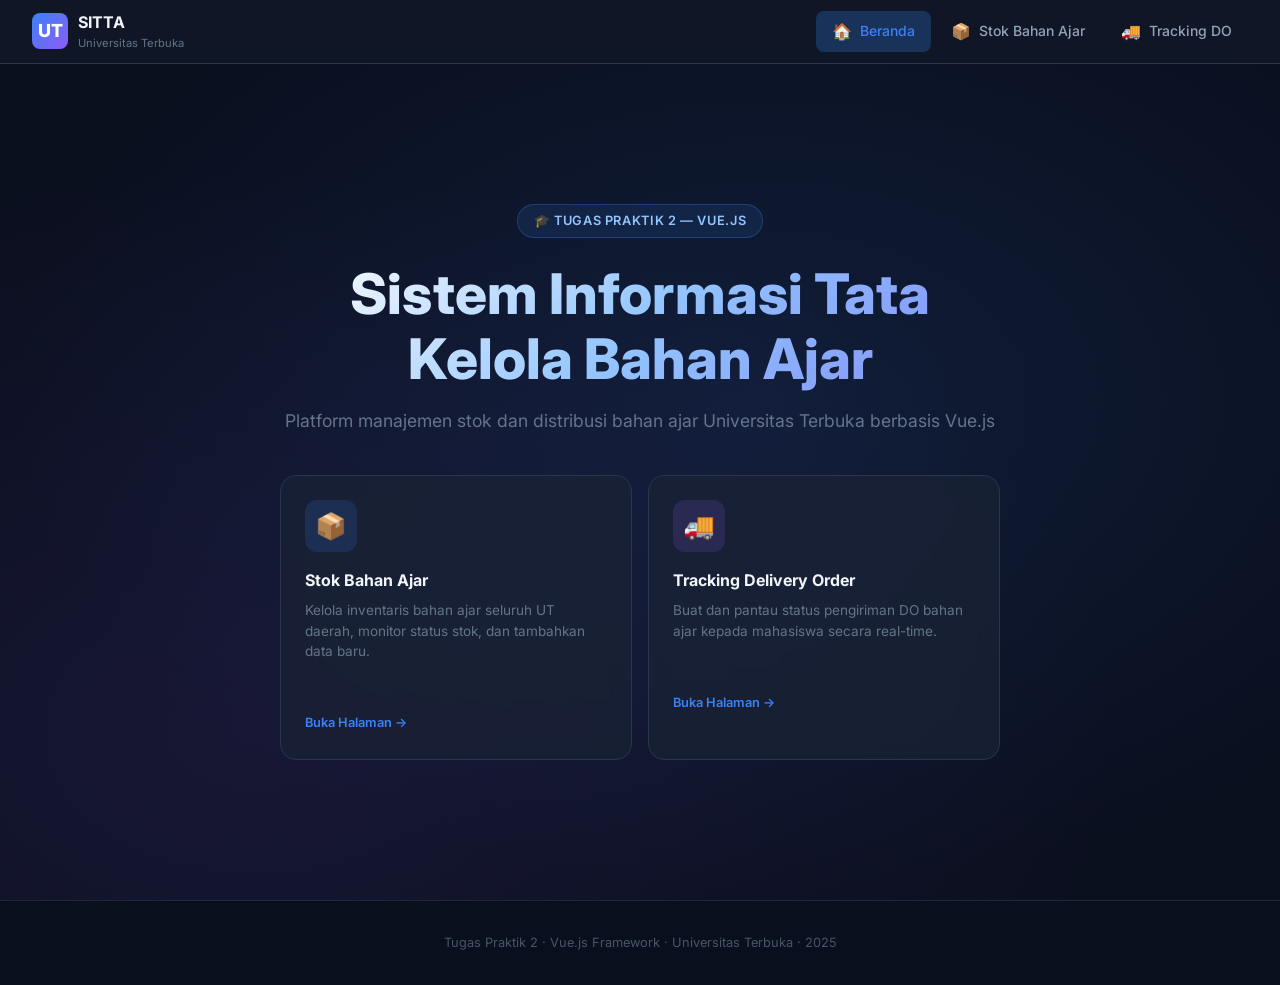
<file: index.html>
<!DOCTYPE html>
<html lang="id">
<head>
  <meta charset="UTF-8" />
  <meta name="viewport" content="width=device-width, initial-scale=1.0" />
  <title>SITTA – Sistem Informasi Tata Kelola Bahan Ajar UT</title>
  <meta name="description" content="Aplikasi pemesanan dan distribusi bahan ajar Universitas Terbuka berbasis Vue.js" />
  <link rel="stylesheet" href="css/style.css" />
  <style>
    .hero {
      min-height: calc(100vh - 64px);
      display: flex; align-items: center; justify-content: center;
      padding: 3rem 2rem;
      background: radial-gradient(ellipse at 60% 40%, rgba(59,130,246,0.12) 0%, transparent 70%),
                  radial-gradient(ellipse at 20% 80%, rgba(139,92,246,0.1) 0%, transparent 60%);
    }
    .hero-inner { text-align: center; max-width: 720px; }
    .hero-badge {
      display: inline-flex; align-items: center; gap: 8px;
      background: rgba(59,130,246,0.12); border: 1px solid rgba(59,130,246,0.3);
      color: #93c5fd; padding: 6px 16px; border-radius: 20px;
      font-size: 0.8rem; font-weight: 600; letter-spacing: 0.05em;
      text-transform: uppercase; margin-bottom: 1.5rem;
    }
    .hero h1 {
      font-size: clamp(2rem, 5vw, 3.5rem); font-weight: 800; line-height: 1.15;
      background: linear-gradient(135deg, #fff 0%, #93c5fd 50%, #818cf8 100%);
      -webkit-background-clip: text; -webkit-text-fill-color: transparent; background-clip: text;
      margin-bottom: 1rem;
    }
    .hero p { font-size: 1.1rem; color: #64748b; margin-bottom: 2.5rem; }
    .hero-cards { display: grid; grid-template-columns: 1fr 1fr; gap: 1rem; text-align: left; margin-top: 2rem; }
    .hero-card {
      background: rgba(26,34,53,0.8); border: 1px solid #2a3650;
      border-radius: 16px; padding: 1.5rem;
      text-decoration: none; color: inherit;
      transition: all 0.25s ease;
      backdrop-filter: blur(10px);
    }
    .hero-card:hover {
      border-color: #3b82f6; transform: translateY(-4px);
      box-shadow: 0 12px 40px rgba(59,130,246,0.2);
    }
    .hero-card-icon {
      width: 52px; height: 52px; border-radius: 12px;
      display: flex; align-items: center; justify-content: center;
      font-size: 1.6rem; margin-bottom: 1rem;
    }
    .hero-card-icon.blue { background: rgba(59,130,246,0.15); }
    .hero-card-icon.purple { background: rgba(139,92,246,0.15); }
    .hero-card h3 { font-size: 1rem; font-weight: 700; margin-bottom: 0.4rem; }
    .hero-card p { font-size: 0.85rem; color: #64748b; line-height: 1.5; }
    .hero-card .arrow {
      display: inline-flex; align-items: center; gap: 4px;
      font-size: 0.8rem; color: #3b82f6; font-weight: 600;
      margin-top: 0.75rem;
    }
    .footer-info {
      text-align: center; padding: 2rem;
      border-top: 1px solid #1e293b; color: #475569; font-size: 0.8rem;
    }
  </style>
</head>
<body>
  <nav class="navbar">
    <a href="index.html" class="navbar-brand">
      <div class="logo">UT</div>
      <div>
        <span>SITTA</span>
        <small>Universitas Terbuka</small>
      </div>
    </a>
    <div class="nav-links">
      <a href="index.html" class="nav-link active">
        <span class="icon">🏠</span><span>Beranda</span>
      </a>
      <a href="stok.html" class="nav-link">
        <span class="icon">📦</span><span>Stok Bahan Ajar</span>
      </a>
      <a href="tracking.html" class="nav-link">
        <span class="icon">🚚</span><span>Tracking DO</span>
      </a>
    </div>
  </nav>

  <main class="hero">
    <div class="hero-inner">
      <div class="hero-badge">🎓 Tugas Praktik 2 — Vue.js</div>
      <h1>Sistem Informasi Tata Kelola Bahan Ajar</h1>
      <p>Platform manajemen stok dan distribusi bahan ajar Universitas Terbuka berbasis Vue.js</p>

      <div class="hero-cards">
        <a href="stok.html" class="hero-card">
          <div class="hero-card-icon blue">📦</div>
          <h3>Stok Bahan Ajar</h3>
          <p>Kelola inventaris bahan ajar seluruh UT daerah, monitor status stok, dan tambahkan data baru.</p>
          <div class="arrow">Buka Halaman →</div>
        </a>
        <a href="tracking.html" class="hero-card">
          <div class="hero-card-icon purple">🚚</div>
          <h3>Tracking Delivery Order</h3>
          <p>Buat dan pantau status pengiriman DO bahan ajar kepada mahasiswa secara real-time.</p>
          <div class="arrow">Buka Halaman →</div>
        </a>
      </div>
    </div>
  </main>

  <footer class="footer-info">
    <p>Tugas Praktik 2 · Vue.js Framework · Universitas Terbuka · 2025</p>
  </footer>
</body>
</html>
</file>
<file: css/style.css>
@import url('https://fonts.googleapis.com/css2?family=Inter:wght@300;400;500;600;700;800&display=swap');

:root {
  --bg-primary: #0a0f1e;
  --bg-secondary: #111827;
  --bg-card: #1a2235;
  --bg-card-hover: #1e2a42;
  --border: #2a3650;
  --border-light: #334166;
  --accent: #3b82f6;
  --accent-dark: #2563eb;
  --accent-glow: rgba(59,130,246,0.25);
  --green: #22c55e;
  --green-bg: rgba(34,197,94,0.12);
  --orange: #f97316;
  --orange-bg: rgba(249,115,22,0.12);
  --red: #ef4444;
  --red-bg: rgba(239,68,68,0.12);
  --text-primary: #f1f5f9;
  --text-secondary: #94a3b8;
  --text-muted: #64748b;
  --shadow: 0 4px 24px rgba(0,0,0,0.4);
  --shadow-lg: 0 8px 48px rgba(0,0,0,0.6);
  --radius: 12px;
  --radius-sm: 8px;
  --transition: all 0.2s ease;
}

* { box-sizing: border-box; margin: 0; padding: 0; }

body {
  font-family: 'Inter', sans-serif;
  background: var(--bg-primary);
  color: var(--text-primary);
  min-height: 100vh;
  line-height: 1.6;
}

/* ── NAV ── */
.navbar {
  background: rgba(17,24,39,0.9);
  backdrop-filter: blur(20px);
  border-bottom: 1px solid var(--border);
  padding: 0 2rem;
  position: sticky; top: 0; z-index: 100;
  display: flex; align-items: center; gap: 2rem;
  height: 64px;
}
.navbar-brand {
  display: flex; align-items: center; gap: 10px;
  text-decoration: none;
}
.navbar-brand .logo {
  width: 36px; height: 36px; border-radius: 8px;
  background: linear-gradient(135deg, var(--accent), #8b5cf6);
  display: flex; align-items: center; justify-content: center;
  font-size: 18px; font-weight: 800; color: #fff;
}
.navbar-brand span { font-size: 1rem; font-weight: 700; color: var(--text-primary); }
.navbar-brand small { font-size: 0.7rem; color: var(--text-muted); display: block; }
.nav-links { display: flex; gap: 0.25rem; margin-left: auto; }
.nav-link {
  display: flex; align-items: center; gap: 8px;
  padding: 8px 16px; border-radius: var(--radius-sm);
  text-decoration: none; color: var(--text-secondary);
  font-size: 0.875rem; font-weight: 500;
  transition: var(--transition);
}
.nav-link:hover, .nav-link.active {
  background: var(--accent-glow); color: var(--accent);
}
.nav-link .icon { font-size: 1rem; }

/* ── PAGE HEADER ── */
.page-header {
  background: linear-gradient(135deg, #0f1729 0%, #1a2235 100%);
  border-bottom: 1px solid var(--border);
  padding: 2rem;
}
.page-header h1 {
  font-size: 1.75rem; font-weight: 800;
  background: linear-gradient(135deg, #fff, var(--accent));
  -webkit-background-clip: text; -webkit-text-fill-color: transparent;
  background-clip: text;
}
.page-header p { color: var(--text-muted); font-size: 0.875rem; margin-top: 4px; }

/* ── LAYOUT ── */
.main-content { padding: 2rem; max-width: 1400px; margin: 0 auto; }

/* ── CARD ── */
.card {
  background: var(--bg-card);
  border: 1px solid var(--border);
  border-radius: var(--radius);
  overflow: hidden;
  box-shadow: var(--shadow);
  transition: var(--transition);
}
.card:hover { border-color: var(--border-light); }
.card-header {
  padding: 1rem 1.5rem;
  border-bottom: 1px solid var(--border);
  display: flex; align-items: center; gap: 0.75rem;
  background: rgba(255,255,255,0.02);
}
.card-header h2 { font-size: 1rem; font-weight: 600; }
.card-header .icon { font-size: 1.2rem; }
.card-body { padding: 1.5rem; }

/* ── STATS ROW ── */
.stats-row { display: grid; grid-template-columns: repeat(4,1fr); gap: 1rem; margin-bottom: 1.5rem; }
.stat-card {
  background: var(--bg-card); border: 1px solid var(--border);
  border-radius: var(--radius); padding: 1.25rem;
  display: flex; align-items: center; gap: 1rem;
  transition: var(--transition);
}
.stat-card:hover { border-color: var(--border-light); transform: translateY(-2px); box-shadow: var(--shadow); }
.stat-icon {
  width: 48px; height: 48px; border-radius: 10px;
  display: flex; align-items: center; justify-content: center;
  font-size: 1.4rem; flex-shrink: 0;
}
.stat-icon.blue { background: var(--accent-glow); }
.stat-icon.green { background: var(--green-bg); }
.stat-icon.orange { background: var(--orange-bg); }
.stat-icon.red { background: var(--red-bg); }
.stat-label { font-size: 0.75rem; color: var(--text-muted); }
.stat-value { font-size: 1.5rem; font-weight: 700; }
.stat-value.green { color: var(--green); }
.stat-value.orange { color: var(--orange); }
.stat-value.red { color: var(--red); }

/* ── FILTER PANEL ── */
.filter-panel {
  background: var(--bg-card); border: 1px solid var(--border);
  border-radius: var(--radius); padding: 1.25rem;
  margin-bottom: 1.5rem;
}
.filter-row { display: flex; flex-wrap: wrap; gap: 0.75rem; align-items: flex-end; }
.filter-group { display: flex; flex-direction: column; gap: 0.4rem; }
.filter-group label { font-size: 0.75rem; color: var(--text-muted); font-weight: 500; text-transform: uppercase; letter-spacing: 0.05em; }

/* ── FORM CONTROLS ── */
select, input[type="text"], input[type="number"], input[type="date"], textarea {
  background: var(--bg-primary);
  border: 1px solid var(--border);
  border-radius: var(--radius-sm);
  color: var(--text-primary);
  padding: 8px 12px;
  font-size: 0.875rem;
  font-family: 'Inter', sans-serif;
  transition: var(--transition);
  outline: none;
  min-width: 160px;
}
select:focus, input:focus, textarea:focus {
  border-color: var(--accent);
  box-shadow: 0 0 0 3px var(--accent-glow);
}
select option { background: var(--bg-secondary); }
textarea { resize: vertical; min-height: 80px; }

/* ── BUTTONS ── */
.btn {
  display: inline-flex; align-items: center; gap: 6px;
  padding: 8px 16px; border-radius: var(--radius-sm);
  font-size: 0.875rem; font-weight: 500; cursor: pointer;
  border: none; transition: var(--transition); font-family: 'Inter', sans-serif;
  text-decoration: none;
}
.btn-primary { background: var(--accent); color: #fff; }
.btn-primary:hover { background: var(--accent-dark); transform: translateY(-1px); box-shadow: 0 4px 16px var(--accent-glow); }
.btn-success { background: var(--green); color: #fff; }
.btn-success:hover { opacity: 0.9; transform: translateY(-1px); }
.btn-warning { background: var(--orange); color: #fff; }
.btn-warning:hover { opacity: 0.9; }
.btn-danger { background: var(--red); color: #fff; }
.btn-danger:hover { opacity: 0.9; }
.btn-ghost {
  background: transparent; color: var(--text-secondary);
  border: 1px solid var(--border);
}
.btn-ghost:hover { background: var(--bg-card-hover); color: var(--text-primary); border-color: var(--border-light); }
.btn-sm { padding: 5px 10px; font-size: 0.8rem; }
.btn-icon { padding: 6px; border-radius: 6px; }

/* ── TABLE ── */
.table-wrapper { overflow-x: auto; border-radius: var(--radius); }
table { width: 100%; border-collapse: collapse; font-size: 0.875rem; }
thead tr { background: rgba(255,255,255,0.03); }
th {
  padding: 12px 14px; text-align: left;
  color: var(--text-muted); font-weight: 600; font-size: 0.75rem;
  text-transform: uppercase; letter-spacing: 0.05em;
  border-bottom: 1px solid var(--border);
  white-space: nowrap;
}
th.sortable { cursor: pointer; user-select: none; }
th.sortable:hover { color: var(--accent); }
td {
  padding: 12px 14px;
  border-bottom: 1px solid rgba(255,255,255,0.04);
  color: var(--text-primary); vertical-align: middle;
}
tbody tr { transition: var(--transition); }
tbody tr:hover { background: var(--bg-card-hover); }
tbody tr:last-child td { border-bottom: none; }

/* ── STATUS BADGES ── */
.badge {
  display: inline-flex; align-items: center; gap: 5px;
  padding: 4px 10px; border-radius: 20px;
  font-size: 0.75rem; font-weight: 600; white-space: nowrap;
}
.badge-safe { background: var(--green-bg); color: var(--green); }
.badge-warning { background: var(--orange-bg); color: var(--orange); }
.badge-danger { background: var(--red-bg); color: var(--red); }
.badge-info { background: var(--accent-glow); color: var(--accent); }
.badge-neutral { background: rgba(100,116,139,0.15); color: var(--text-secondary); }

/* ── MODAL ── */
.modal-overlay {
  position: fixed; inset: 0; z-index: 200;
  background: rgba(0,0,0,0.7);
  backdrop-filter: blur(6px);
  display: flex; align-items: center; justify-content: center;
  padding: 1rem;
  animation: fadeIn 0.2s ease;
}
.modal {
  background: var(--bg-card);
  border: 1px solid var(--border-light);
  border-radius: 16px;
  width: 100%; max-width: 560px;
  box-shadow: var(--shadow-lg);
  animation: slideUp 0.25s ease;
  max-height: 90vh; overflow-y: auto;
}
.modal-header {
  padding: 1.25rem 1.5rem;
  border-bottom: 1px solid var(--border);
  display: flex; align-items: center; justify-content: space-between;
}
.modal-header h3 { font-size: 1rem; font-weight: 700; }
.modal-body { padding: 1.5rem; }
.modal-footer { padding: 1rem 1.5rem; border-top: 1px solid var(--border); display: flex; gap: 0.75rem; justify-content: flex-end; }
@keyframes fadeIn { from { opacity: 0; } to { opacity: 1; } }
@keyframes slideUp { from { opacity: 0; transform: translateY(20px); } to { opacity: 1; transform: translateY(0); } }

/* ── FORM GRID ── */
.form-grid { display: grid; grid-template-columns: 1fr 1fr; gap: 1rem; }
.form-grid.full { grid-template-columns: 1fr; }
.form-group { display: flex; flex-direction: column; gap: 0.4rem; }
.form-group.span2 { grid-column: span 2; }
.form-group label { font-size: 0.8rem; font-weight: 600; color: var(--text-secondary); }
.form-group label .required { color: var(--red); margin-left: 2px; }
.form-group input, .form-group select, .form-group textarea { min-width: unset; width: 100%; }
.error-msg { font-size: 0.75rem; color: var(--red); margin-top: 2px; }
.success-msg { font-size: 0.75rem; color: var(--green); margin-top: 2px; }

/* ── CHECKBOX ── */
.check-group { display: flex; align-items: center; gap: 8px; cursor: pointer; }
.check-group input[type="checkbox"] {
  width: 16px; height: 16px; min-width: unset;
  accent-color: var(--accent); cursor: pointer;
}
.check-group span { font-size: 0.875rem; color: var(--text-secondary); }

/* ── SORT INDICATOR ── */
.sort-icon { display: inline-block; margin-left: 4px; opacity: 0.4; font-size: 0.7rem; }
.sort-icon.active { opacity: 1; color: var(--accent); }

/* ── EMPTY STATE ── */
.empty-state { text-align: center; padding: 3rem; color: var(--text-muted); }
.empty-state .icon { font-size: 3rem; margin-bottom: 1rem; opacity: 0.5; }
.empty-state p { font-size: 0.875rem; }

/* ── TRACKING SPECIFIC ── */
.do-card {
  background: var(--bg-card); border: 1px solid var(--border);
  border-radius: var(--radius); overflow: hidden; margin-bottom: 1rem;
  transition: var(--transition);
}
.do-card:hover { border-color: var(--border-light); box-shadow: var(--shadow); }
.do-card-header {
  padding: 1rem 1.25rem;
  background: rgba(255,255,255,0.02);
  border-bottom: 1px solid var(--border);
  display: flex; align-items: center; justify-content: space-between; flex-wrap: wrap; gap: 0.5rem;
}
.do-number { font-size: 0.95rem; font-weight: 700; color: var(--accent); font-family: monospace; }
.do-card-body { padding: 1.25rem; display: grid; grid-template-columns: 1fr 1fr; gap: 0.75rem 2rem; }
.do-field label { font-size: 0.7rem; color: var(--text-muted); text-transform: uppercase; letter-spacing: 0.05em; }
.do-field p { font-size: 0.9rem; font-weight: 500; color: var(--text-primary); margin-top: 2px; }
.timeline { padding: 1rem 1.25rem; border-top: 1px solid var(--border); }
.timeline h4 { font-size: 0.8rem; color: var(--text-muted); text-transform: uppercase; letter-spacing: 0.05em; margin-bottom: 0.75rem; }
.timeline-item { display: flex; gap: 12px; margin-bottom: 0.75rem; }
.timeline-dot-wrap { display: flex; flex-direction: column; align-items: center; gap: 0; }
.timeline-dot {
  width: 10px; height: 10px; border-radius: 50%;
  background: var(--accent); flex-shrink: 0; margin-top: 4px;
}
.timeline-line { width: 2px; background: var(--border); flex: 1; min-height: 16px; }
.timeline-item:last-child .timeline-line { display: none; }
.timeline-content p { font-size: 0.85rem; font-weight: 500; }
.timeline-content small { font-size: 0.75rem; color: var(--text-muted); }

/* ── PAKET DETAIL ── */
.paket-detail {
  background: var(--bg-primary); border: 1px solid var(--border);
  border-radius: var(--radius-sm); padding: 0.75rem 1rem;
  margin-top: 0.5rem;
  animation: fadeIn 0.2s ease;
}
.paket-detail h5 { font-size: 0.8rem; color: var(--text-muted); margin-bottom: 0.5rem; text-transform: uppercase; letter-spacing: 0.05em; }
.paket-detail .isi-list { display: flex; flex-wrap: wrap; gap: 6px; }
.paket-detail .isi-item {
  background: var(--accent-glow); color: var(--accent);
  padding: 3px 8px; border-radius: 4px; font-size: 0.75rem; font-weight: 600;
}

/* ── ALERT ── */
.alert {
  padding: 12px 16px; border-radius: var(--radius-sm);
  font-size: 0.875rem; display: flex; align-items: center; gap: 8px;
  margin-bottom: 1rem; animation: fadeIn 0.3s ease;
}
.alert-success { background: var(--green-bg); border: 1px solid rgba(34,197,94,0.3); color: var(--green); }
.alert-error { background: var(--red-bg); border: 1px solid rgba(239,68,68,0.3); color: var(--red); }
.alert-warning { background: var(--orange-bg); border: 1px solid rgba(249,115,22,0.3); color: var(--orange); }

/* ── RESPONSIVE ── */
@media (max-width: 768px) {
  .stats-row { grid-template-columns: 1fr 1fr; }
  .filter-row { flex-direction: column; }
  .form-grid { grid-template-columns: 1fr; }
  .form-group.span2 { grid-column: span 1; }
  .do-card-body { grid-template-columns: 1fr; }
  .main-content { padding: 1rem; }
  .navbar { padding: 0 1rem; }
  th, td { padding: 10px; }
}
@media (max-width: 480px) {
  .stats-row { grid-template-columns: 1fr; }
  .nav-links { gap: 0; }
  .nav-link span { display: none; }
}
</file>
